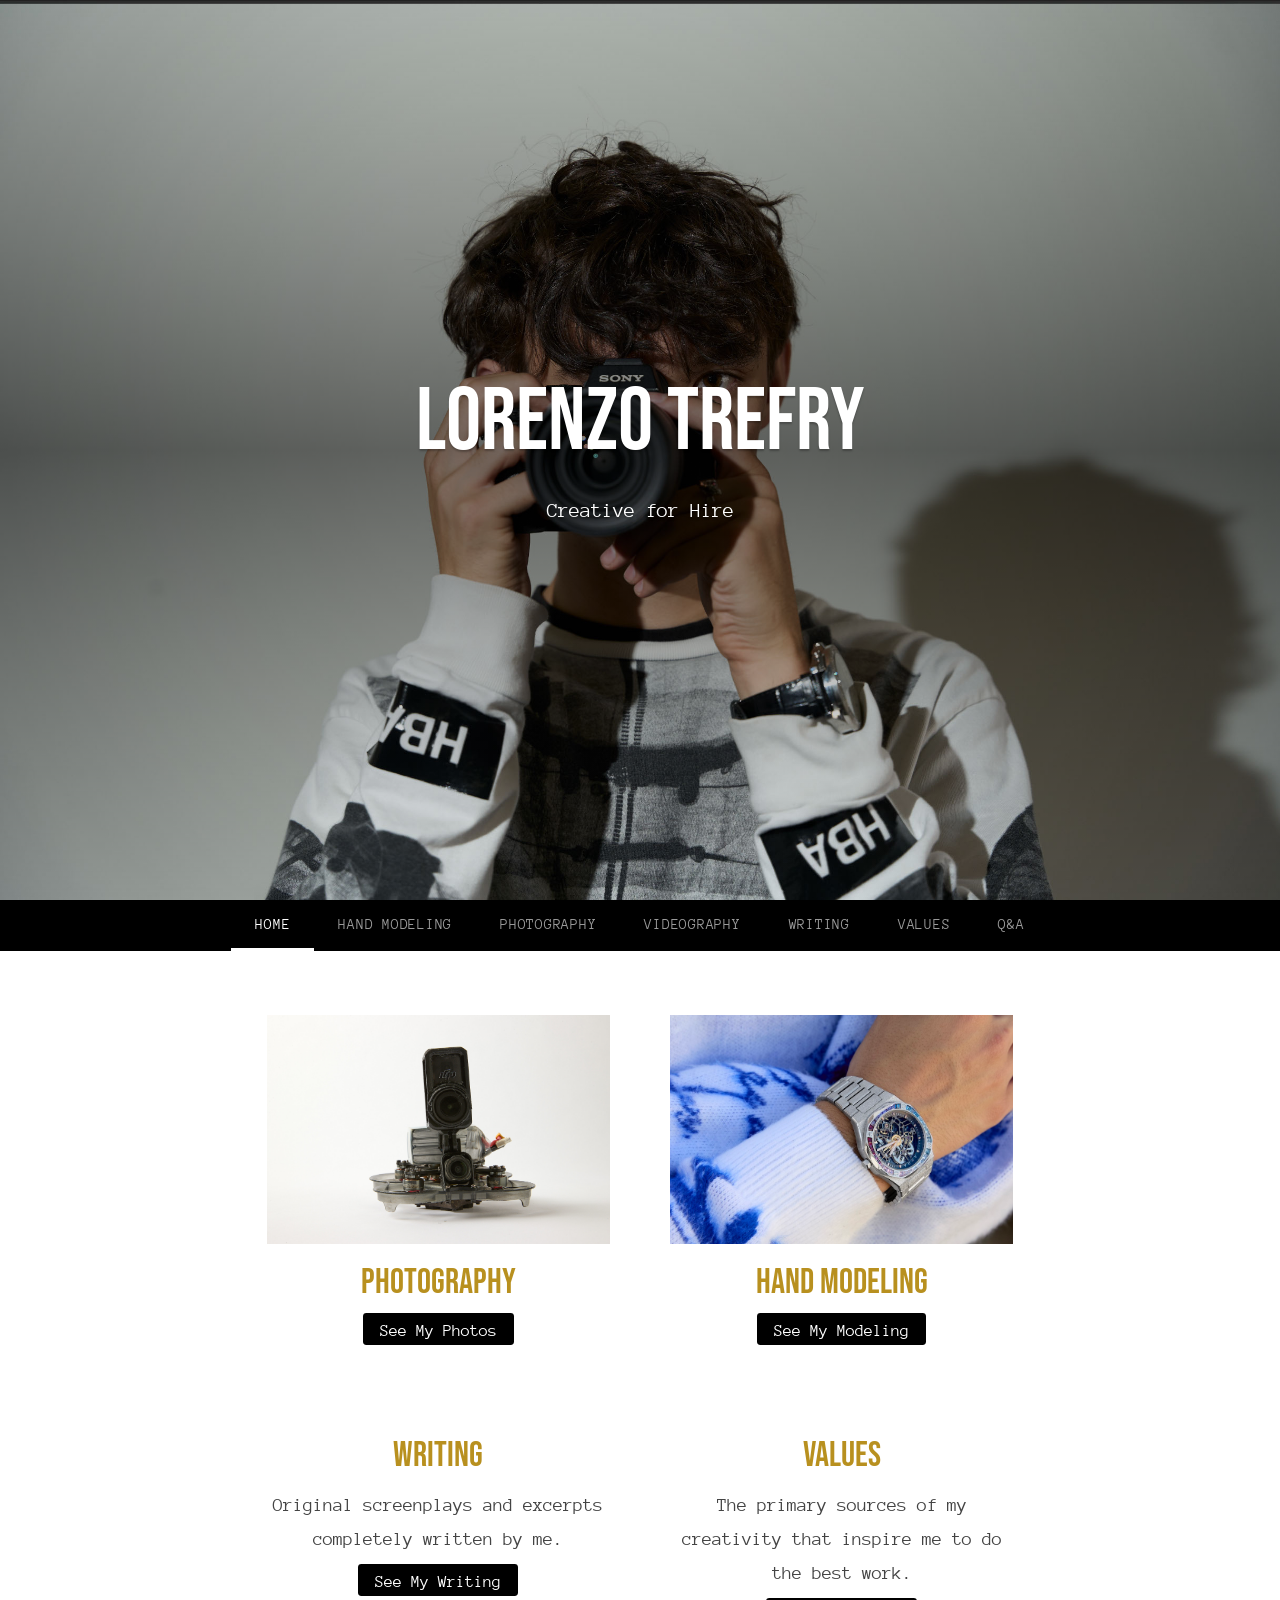
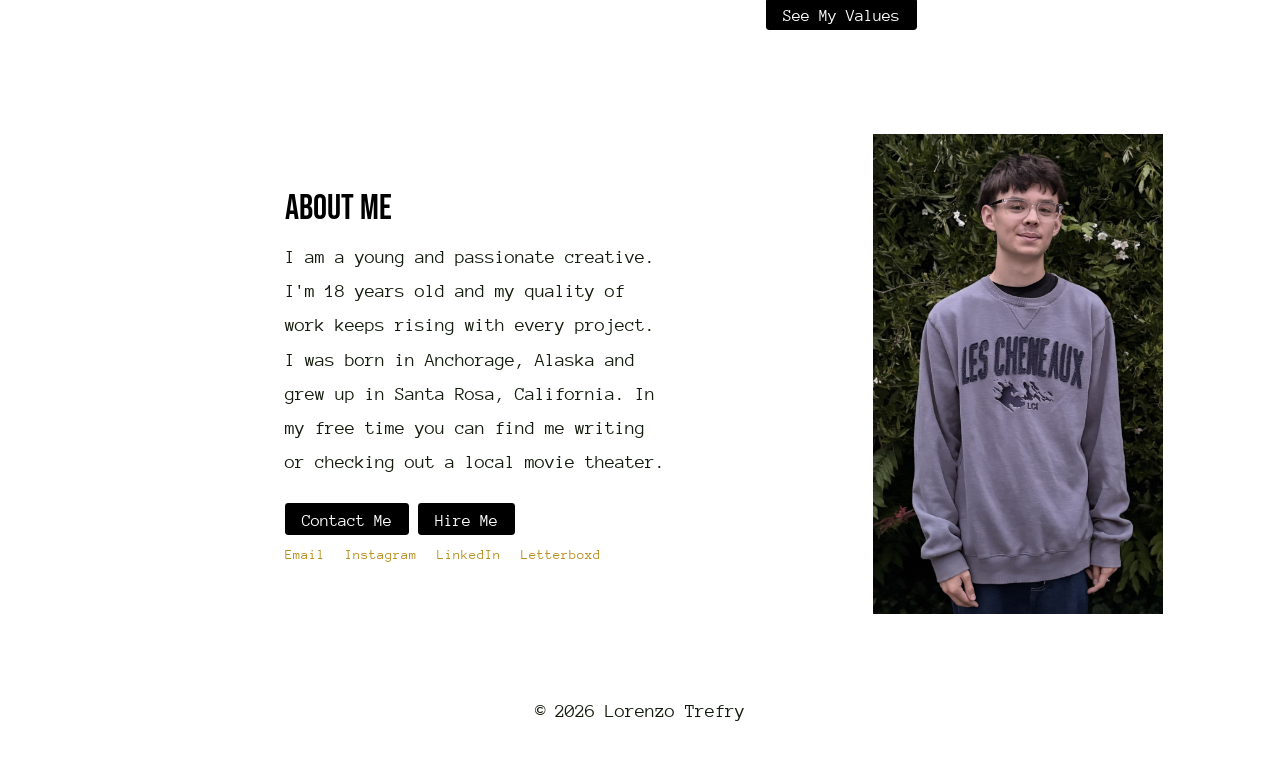
<file: index.html>
<!DOCTYPE html>
<html lang="en">
<head>
<meta charset="UTF-8">
<meta name="viewport" content="width=device-width, initial-scale=1">
<title>Lorenzo Trefry Portfolio</title>
<link rel="preconnect" href="https://fonts.googleapis.com">
<link rel="preconnect" href="https://fonts.gstatic.com" crossorigin>
<link href="https://fonts.googleapis.com/css2?family=Bebas+Neue&family=Anonymous+Pro:wght@400;700&display=swap" rel="stylesheet">
<link rel="stylesheet" href="style.css">
</head>
<body>

  <!-- Hero -->
  <header class="title-section">
    <img class="title-bg" src="hero-bg.jpg" alt="">
    <div class="title-header">
      <h1 class="title">Lorenzo Trefry</h1>
      <p class="subtitle">Creative for Hire</p>
    </div>
  </header>

  <nav class="site-nav">
    <a href="index.html" class="active">Home</a>
    <a href="hand-modeling.html">Hand Modeling</a>
    <a href="photography.html">Photography</a>
    <a href="videography.html">Videography</a>
    <a href="writing.html">Writing</a>
    <a href="values.html">Values</a>
    <a href="qa.html">Q&amp;A</a>
  </nav>

  <main>
    <!-- Highlights -->
    <section class="home-highlights">
      <div class="home-highlight">
        <a href="photography.html" class="home-highlight-photo">
          <img src="whittier-3.jpg" alt="Whittier Aerials">
        </a>
        <span class="home-highlight-title">Photography</span>
        <a class="link-button" href="photography.html">See My Photos</a>
      </div>
      <div class="home-highlight">
        <a href="hand-modeling.html" class="home-highlight-photo">
          <img src="wrist-5.jpg" alt="On Wrist Modeling">
        </a>
        <span class="home-highlight-title">Hand Modeling</span>
        <a class="link-button" href="hand-modeling.html">See My Modeling</a>
      </div>
    </section>

    <!-- Home cards -->
    <section class="home-cards">
      <div class="home-card">
        <h3>Writing</h3>
        <p>Original screenplays and excerpts completely written by me.</p>
        <a class="link-button" href="writing.html">See My Writing</a>
      </div>
      <div class="home-card">
        <h3>Values</h3>
        <p>The primary sources of my creativity that inspire me to do the best work.</p>
        <a class="link-button" href="values.html">See My Values</a>
      </div>
    </section>

    <!-- About -->
    <section class="split-section image-on-right" id="about">
      <div class="split-image"><img src="about-bg.jpg" alt="Lorenzo Trefry"></div>
      <div class="content-container">
        <h3>About Me</h3>
        <p>I am a young and passionate creative. I'm 18 years old and my quality of work keeps rising with every project. I was born in Anchorage, Alaska and grew up in Santa Rosa, California. In my free time you can find me writing or checking out a local movie theater.</p>
        <a class="link-button" href="mailto:trefrylorenzo@gmail.com">Contact Me</a>
        <a class="link-button" href="https://www.linkedin.com/in/lorenzo-trefry-15a253431/" target="_blank" rel="noopener">Hire Me</a>
        <div class="social-links">
          <a href="mailto:trefrylorenzo@gmail.com">Email</a>
          <a href="https://www.instagram.com/itzz.zo_/" target="_blank" rel="noopener">Instagram</a>
          <a href="https://www.linkedin.com/in/lorenzo-trefry-15a253431/" target="_blank" rel="noopener">LinkedIn</a>
          <a href="https://letterboxd.com/zo_023/" target="_blank" rel="noopener">Letterboxd</a>
        </div>
      </div>
    </section>
  </main>

  <footer>
    <p>&copy; <span id="year"></span> Lorenzo Trefry</p>
  </footer>

  <script>
    document.getElementById('year').textContent = new Date().getFullYear();
  </script>
</body>
</html>
</file>
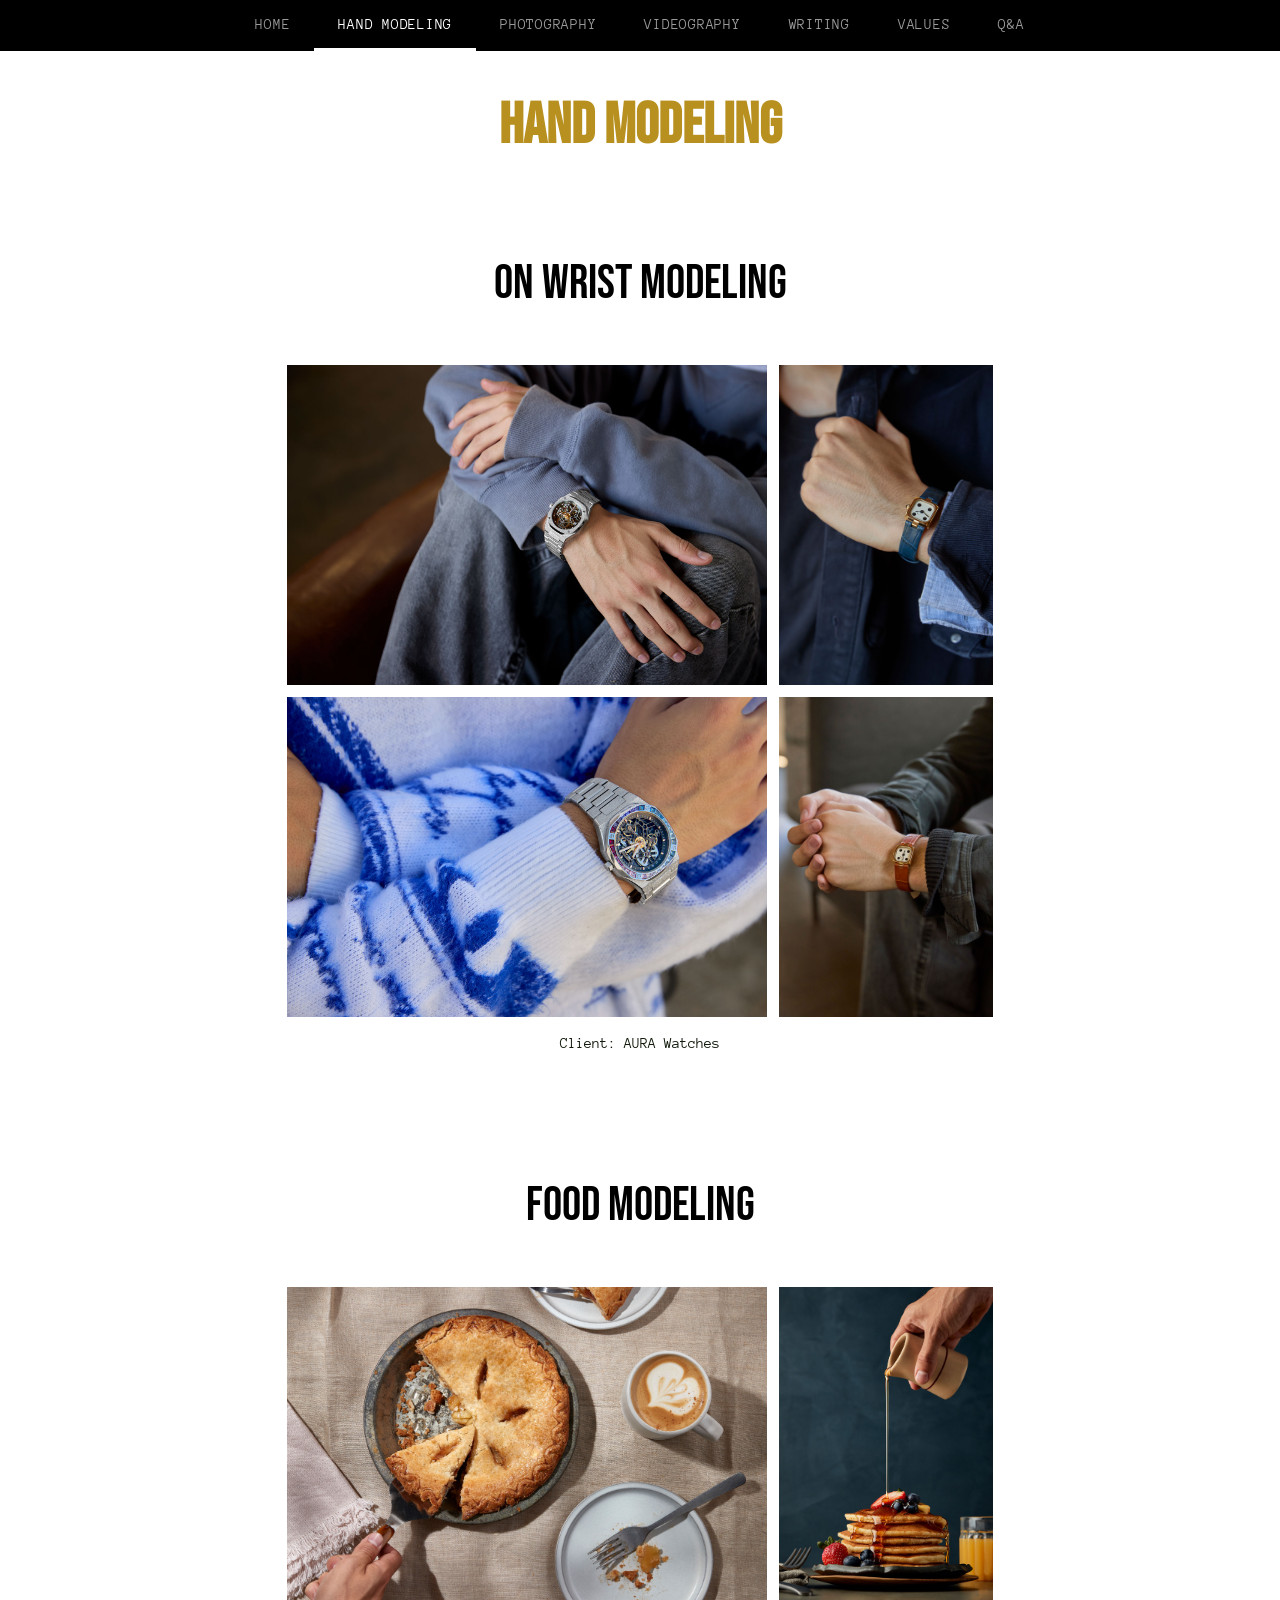
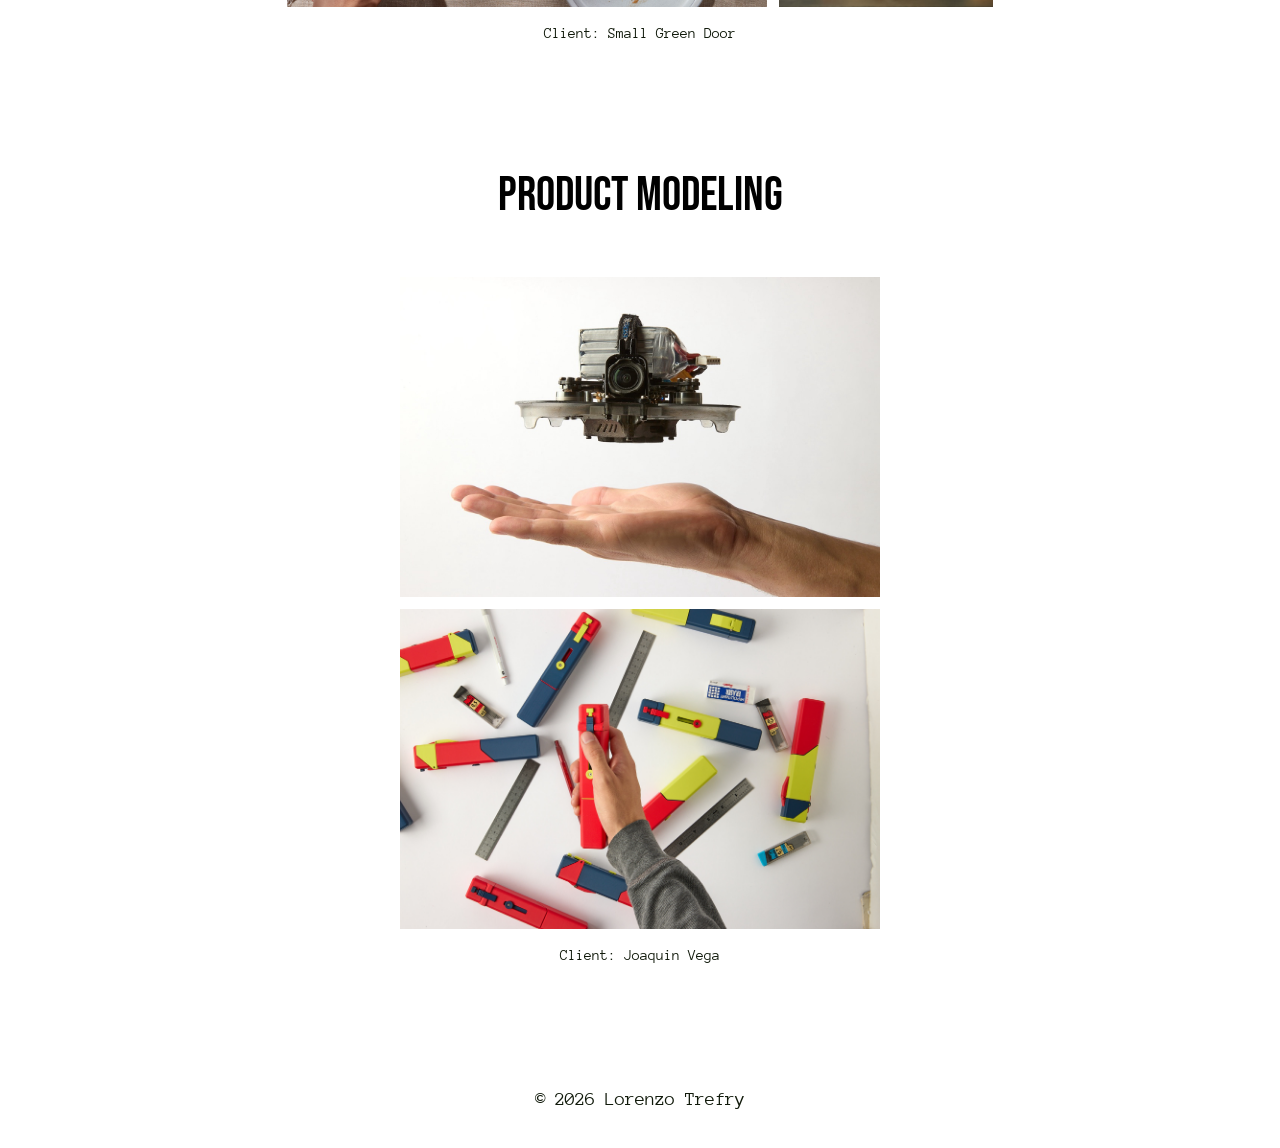
<file: hand-modeling.html>
<!DOCTYPE html>
<html lang="en">
<head>
<meta charset="UTF-8">
<meta name="viewport" content="width=device-width, initial-scale=1">
<title>Lorenzo Trefry | Hand Modeling</title>
<link rel="preconnect" href="https://fonts.googleapis.com">
<link rel="preconnect" href="https://fonts.gstatic.com" crossorigin>
<link href="https://fonts.googleapis.com/css2?family=Bebas+Neue&family=Anonymous+Pro:wght@400;700&display=swap" rel="stylesheet">
<link rel="stylesheet" href="style.css">
</head>
<body>

  <nav class="site-nav">
    <a href="index.html">Home</a>
    <a href="hand-modeling.html" class="active">Hand Modeling</a>
    <a href="photography.html">Photography</a>
    <a href="videography.html">Videography</a>
    <a href="writing.html">Writing</a>
    <a href="values.html">Values</a>
    <a href="qa.html">Q&amp;A</a>
  </nav>


  <main>
    <section class="single-column">
      <div class="content-container text-center">
        <h2 class="page-title">Hand Modeling</h2>
      </div>
    </section>

    <!-- On Wrist Modeling -->
    <section class="single-column">
      <div class="content-container text-center">
        <h2>On Wrist Modeling</h2>
      </div>
    </section>

    <section class="photo-grid-section">
      <div class="content-container">
        <figure class="photo-grid">
          <div class="photo-group photo-group-mobile-stack">
            <div class="photo-tile"><img src="wrist-1.jpg" alt=""></div>
            <div class="photo-tile"><img src="wrist-2.jpg" alt=""></div>
          </div>
          <div class="photo-group photo-group-mobile-stack">
            <div class="photo-tile"><img src="wrist-3.jpg" alt=""></div>
            <div class="photo-tile"><img src="wrist-4.jpg" alt=""></div>
          </div>
          <figcaption>Client: AURA Watches</figcaption>
        </figure>
      </div>
    </section>

    <!-- Food Modeling -->
    <section class="single-column">
      <div class="content-container text-center">
        <h2>FOOD Modeling</h2>
      </div>
    </section>

    <section class="photo-grid-section">
      <div class="content-container">
        <figure class="photo-grid">
          <div class="photo-group photo-group-mobile-stack">
            <div class="photo-tile"><img src="food-bg.jpg" alt="Food modeling"></div>
            <div class="photo-tile"><img src="food-full.jpg" alt="Pancake stack"></div>
          </div>
          <figcaption>Client: Small Green Door</figcaption>
        </figure>
      </div>
    </section>

    <!-- Product Modeling -->
    <section class="single-column">
      <div class="content-container text-center">
        <h2>Product Modeling</h2>
      </div>
    </section>

    <section class="photo-grid-section photo-grid-section--stack">
      <div class="content-container">
        <figure class="photo-grid">
          <div class="photo-group photo-group-mobile-stack">
            <div class="photo-tile"><img src="product-bg.jpg" alt="Product modeling"></div>
            <div class="photo-tile"><img src="product-full.jpg" alt="Product shot"></div>
          </div>
          <figcaption>Client: Joaquin Vega</figcaption>
        </figure>
      </div>
    </section>
  </main>

  <footer>
    <p>&copy; <span id="year"></span> Lorenzo Trefry</p>
  </footer>

  <script>
    document.getElementById('year').textContent = new Date().getFullYear();
  </script>
</body>
</html>
</file>
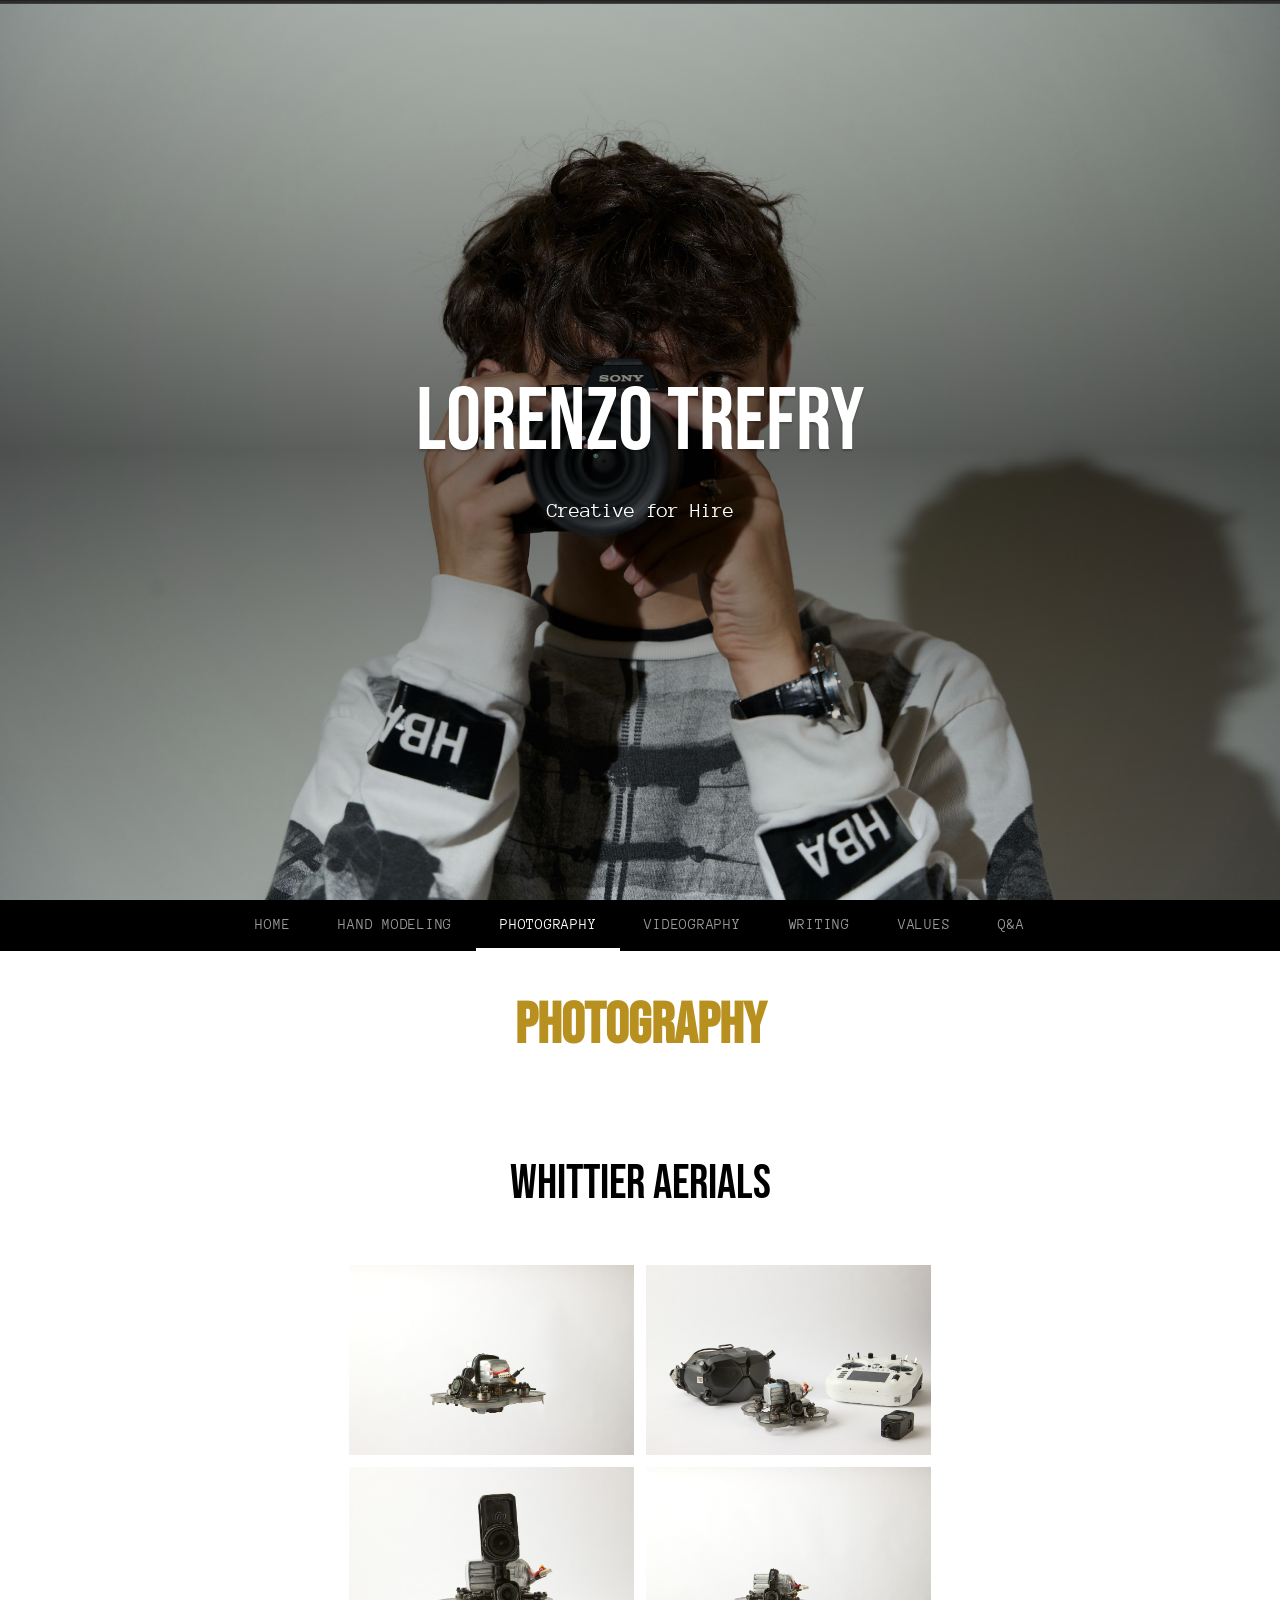
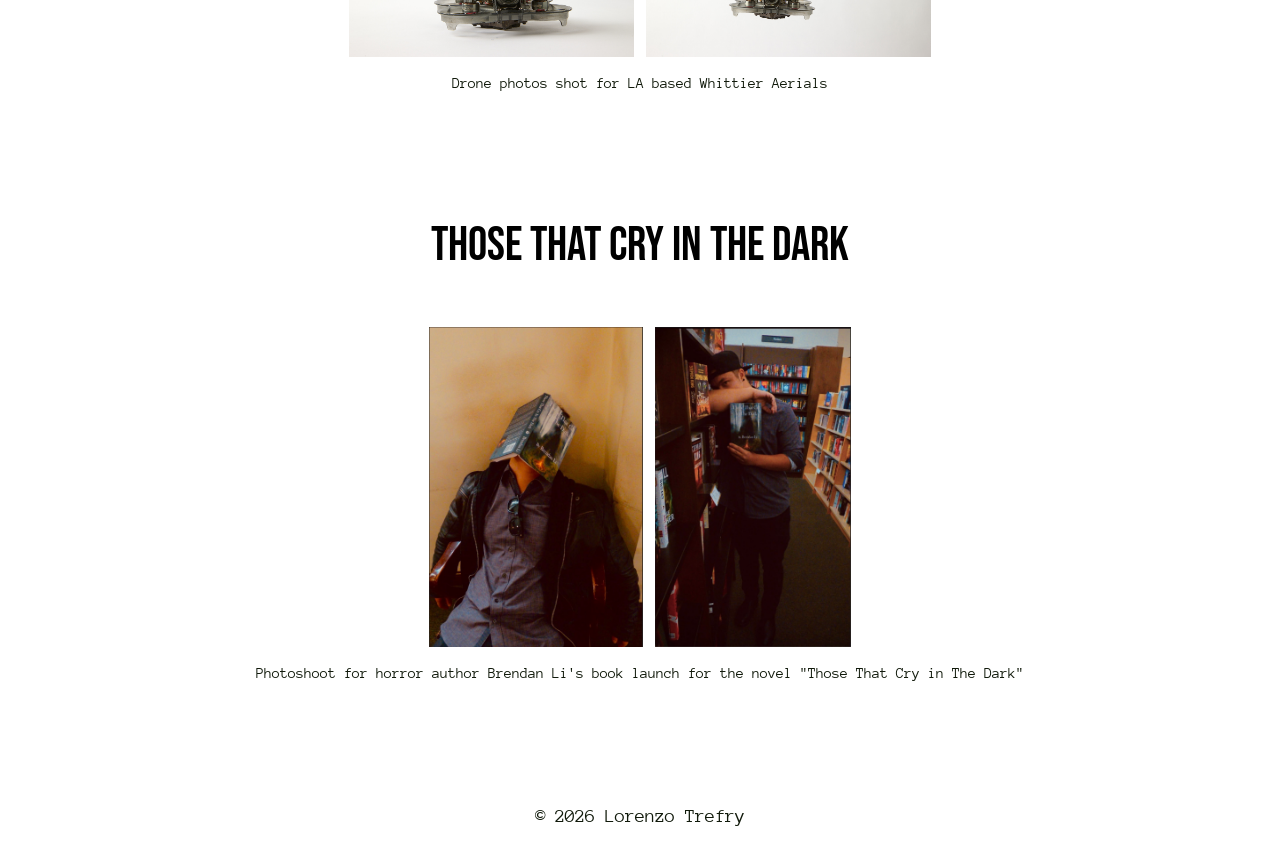
<file: photography.html>
<!DOCTYPE html>
<html lang="en">
<head>
<meta charset="UTF-8">
<meta name="viewport" content="width=device-width, initial-scale=1">
<title>Lorenzo Trefry | Photography</title>
<link rel="preconnect" href="https://fonts.googleapis.com">
<link rel="preconnect" href="https://fonts.gstatic.com" crossorigin>
<link href="https://fonts.googleapis.com/css2?family=Bebas+Neue&family=Anonymous+Pro:wght@400;700&display=swap" rel="stylesheet">
<link rel="stylesheet" href="style.css">
<style>body { visibility: hidden; }</style>
<noscript><style>body { visibility: visible; }</style></noscript>
</head>
<body>

  <!-- Hero -->
  <header class="title-section">
    <img class="title-bg" src="hero-bg.jpg" alt="">
    <div class="title-header">
      <h1 class="title">Lorenzo Trefry</h1>
      <p class="subtitle">Creative for Hire</p>
    </div>
  </header>

  <nav class="site-nav">
    <a href="index.html">Home</a>
    <a href="hand-modeling.html">Hand Modeling</a>
    <a href="photography.html" class="active">Photography</a>
    <a href="videography.html">Videography</a>
    <a href="writing.html">Writing</a>
    <a href="values.html">Values</a>
    <a href="qa.html">Q&amp;A</a>
  </nav>

  <script>
    (function () {
      function scrollAndReveal() {
        window.scrollTo(0, document.querySelector('.site-nav').offsetTop);
        document.body.style.visibility = 'visible';
      }
      var settled = Promise.all([
        new Promise(function (resolve) { window.addEventListener('load', resolve); }),
        document.fonts ? document.fonts.ready : Promise.resolve(),
      ]);
      var done = false;
      function once() {
        if (done) return;
        done = true;
        scrollAndReveal();
      }
      settled.then(once);
      setTimeout(once, 1500);
    })();
  </script>


  <main>
    <section class="single-column">
      <div class="content-container text-center">
        <h2 class="page-title">Photography</h2>
      </div>
    </section>

    <section class="single-column">
      <div class="content-container text-center">
        <h2>Whittier Aerials</h2>
      </div>
    </section>

    <section class="photo-grid-section">
      <div class="content-container wide">
        <figure class="photo-grid">
          <div class="photo-group photo-group-small">
            <div class="photo-tile"><img src="whittier-1.jpg" alt=""></div>
            <div class="photo-tile"><img src="whittier-2.jpg" alt=""></div>
          </div>
          <div class="photo-group photo-group-small">
            <div class="photo-tile"><img src="whittier-3.jpg" alt=""></div>
            <div class="photo-tile"><img src="whittier-4.jpg" alt=""></div>
          </div>
          <figcaption>Drone photos shot for LA based Whittier Aerials</figcaption>
        </figure>
      </div>
    </section>

    <section class="single-column">
      <div class="content-container text-center">
        <h2>Those That Cry in the Dark</h2>
      </div>
    </section>

    <section class="photo-grid-section">
      <div class="content-container">
        <figure class="photo-grid">
          <div class="photo-group">
            <div class="photo-tile"><img src="brendan-li-1.jpg" alt=""></div>
            <div class="photo-tile"><img src="brendan-li-2.jpg" alt=""></div>
          </div>
          <figcaption>Photoshoot for horror author Brendan Li's book launch for the novel &quot;Those That Cry in The Dark&quot;</figcaption>
        </figure>
      </div>
    </section>
  </main>

  <footer>
    <p>&copy; <span id="year"></span> Lorenzo Trefry</p>
  </footer>

  <script>
    document.getElementById('year').textContent = new Date().getFullYear();
  </script>
</body>
</html>
</file>
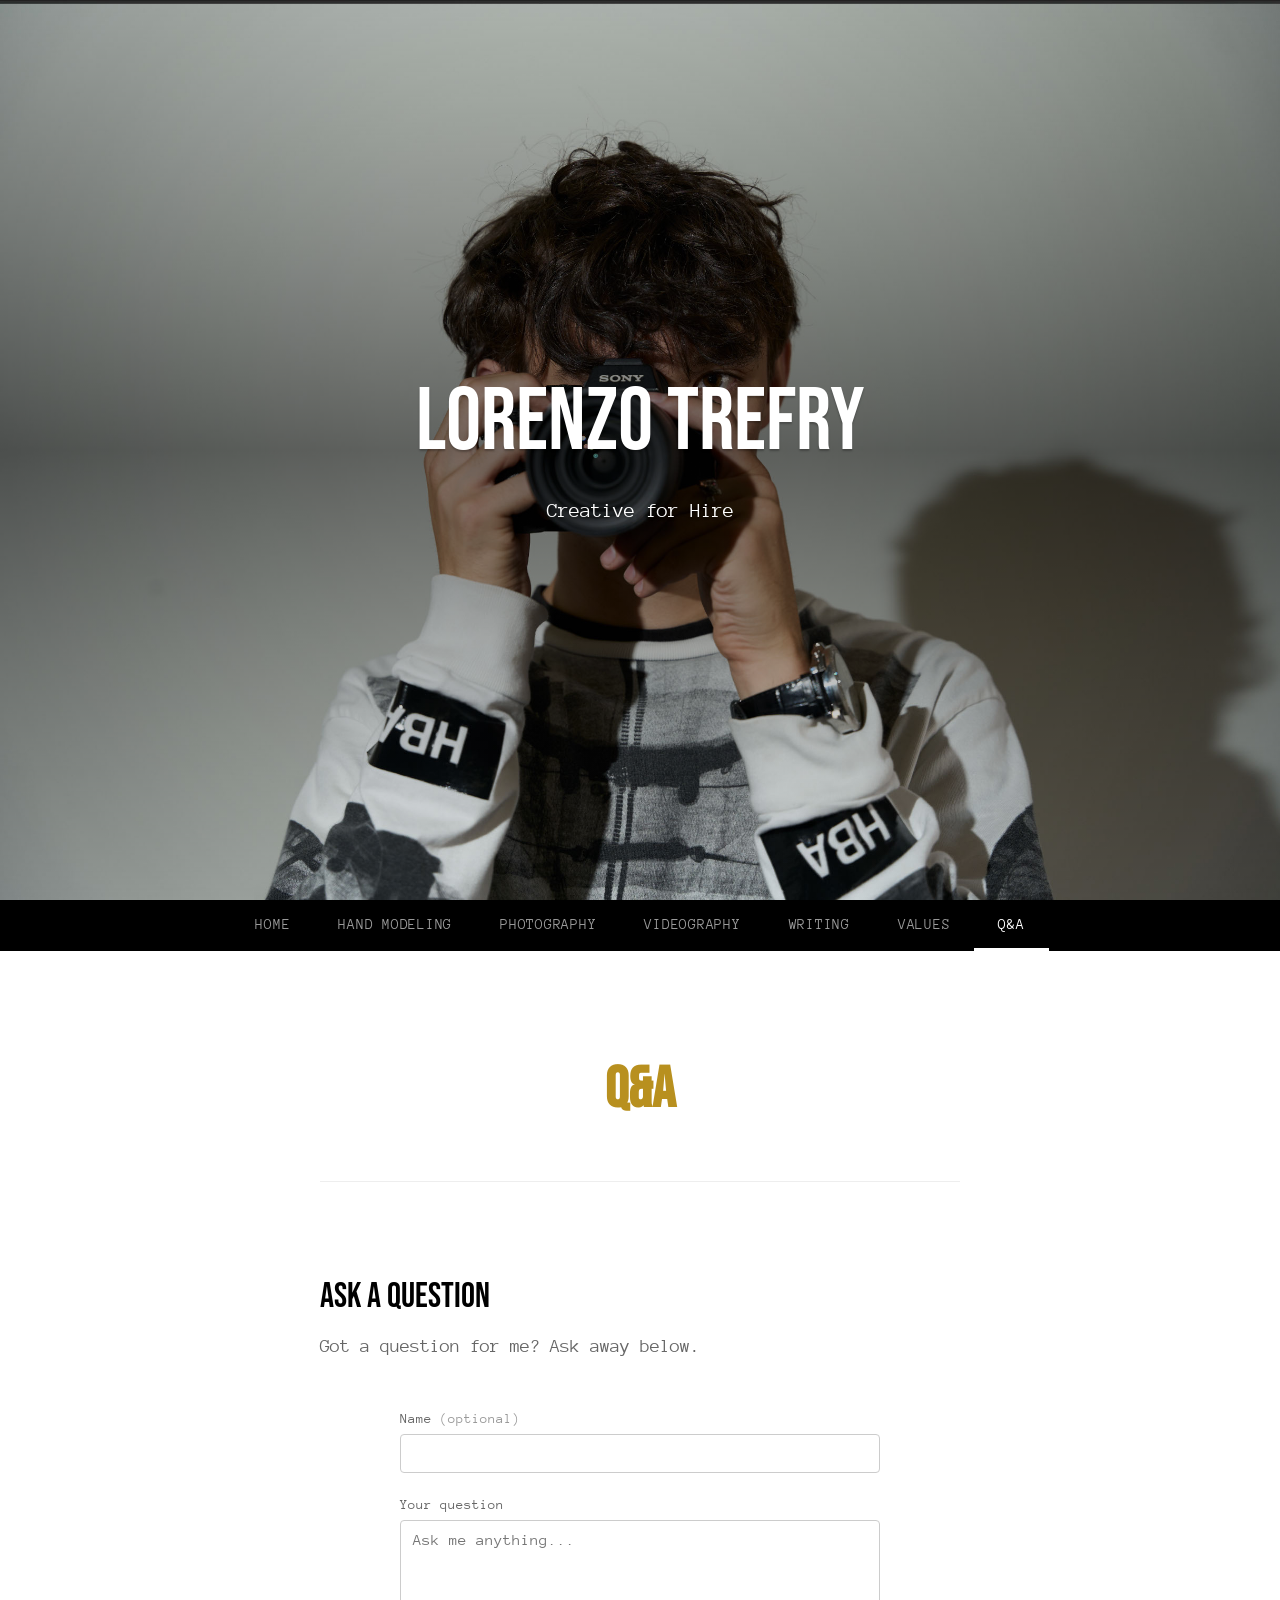
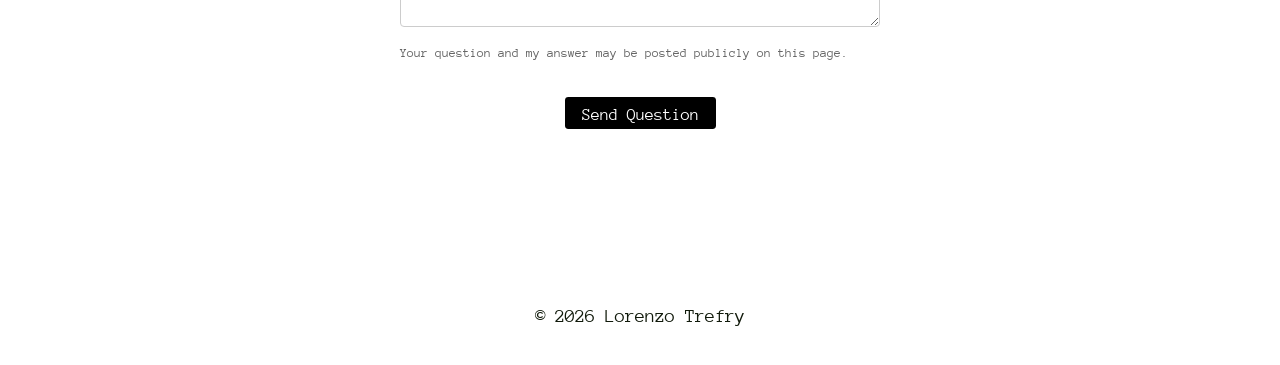
<file: qa.html>
<!DOCTYPE html>
<html lang="en">
<head>
<meta charset="UTF-8">
<meta name="viewport" content="width=device-width, initial-scale=1">
<title>Lorenzo Trefry | Q&amp;A</title>
<link rel="preconnect" href="https://fonts.googleapis.com">
<link rel="preconnect" href="https://fonts.gstatic.com" crossorigin>
<link href="https://fonts.googleapis.com/css2?family=Bebas+Neue&family=Anonymous+Pro:wght@400;700&display=swap" rel="stylesheet">
<link rel="stylesheet" href="style.css">
<style>body { visibility: hidden; }</style>
<noscript><style>body { visibility: visible; }</style></noscript>
</head>
<body>

  <!-- Hero -->
  <header class="title-section">
    <img class="title-bg" src="hero-bg.jpg" alt="">
    <div class="title-header">
      <h1 class="title">Lorenzo Trefry</h1>
      <p class="subtitle">Creative for Hire</p>
    </div>
  </header>

  <nav class="site-nav">
    <a href="index.html">Home</a>
    <a href="hand-modeling.html">Hand Modeling</a>
    <a href="photography.html">Photography</a>
    <a href="videography.html">Videography</a>
    <a href="writing.html">Writing</a>
    <a href="values.html">Values</a>
    <a href="qa.html" class="active">Q&amp;A</a>
  </nav>

  <script>
    (function () {
      function scrollAndReveal() {
        window.scrollTo(0, document.querySelector('.site-nav').offsetTop);
        document.body.style.visibility = 'visible';
      }
      var settled = Promise.all([
        new Promise(function (resolve) { window.addEventListener('load', resolve); }),
        document.fonts ? document.fonts.ready : Promise.resolve(),
      ]);
      var done = false;
      function once() {
        if (done) return;
        done = true;
        scrollAndReveal();
      }
      settled.then(once);
      setTimeout(once, 1500);
    })();
  </script>


  <main>
    <section class="qa-section">
      <div class="content-container">
        <div class="text-center">
          <h2 class="page-title">Q&amp;A</h2>
        </div>

        <div class="faq-list">
        </div>

        <div class="qa-ask">
          <h3>Ask a Question</h3>
          <p>Got a question for me? Ask away below.</p>

          <form id="qa-form" class="qa-form">
            <input type="checkbox" name="botcheck" class="qa-honeypot" tabindex="-1" autocomplete="off">
            <input type="hidden" name="access_key" value="b2da7f80-59b0-4624-87fc-396a72e1cfd5">
            <input type="hidden" name="subject" value="New question from the portfolio site">
            <input type="hidden" name="from_name" value="Portfolio Q&A">

            <label for="qa-name">Name <span class="qa-optional">(optional)</span></label>
            <input type="text" id="qa-name" name="name" autocomplete="name">

            <label for="qa-question">Your question</label>
            <textarea id="qa-question" name="message" rows="5" required placeholder="Ask me anything..."></textarea>

            <p class="qa-disclosure">Your question and my answer may be posted publicly on this page.</p>

            <button type="submit" class="link-button qa-submit">Send Question</button>

            <p id="qa-status" class="qa-status" role="status" aria-live="polite"></p>
          </form>
        </div>
      </div>
    </section>
  </main>

  <footer>
    <p>&copy; <span id="year"></span> Lorenzo Trefry</p>
  </footer>

  <script>
    document.getElementById('year').textContent = new Date().getFullYear();

    const qaForm = document.getElementById('qa-form');
    const qaStatus = document.getElementById('qa-status');

    qaForm.addEventListener('submit', async (event) => {
      event.preventDefault();
      const submitBtn = qaForm.querySelector('.qa-submit');
      submitBtn.disabled = true;
      qaStatus.textContent = 'Sending...';
      qaStatus.className = 'qa-status';

      try {
        const formData = new FormData(qaForm);
        const payload = Object.fromEntries(formData.entries());
        const response = await fetch('https://api.web3forms.com/submit', {
          method: 'POST',
          headers: { 'Content-Type': 'application/json', 'Accept': 'application/json' },
          body: JSON.stringify(payload),
        });
        const result = await response.json();

        if (result.success) {
          qaForm.reset();
          qaStatus.textContent = 'Thanks! Your question has been sent.';
          qaStatus.className = 'qa-status success';
        } else {
          throw new Error(result.message || 'Something went wrong.');
        }
      } catch (err) {
        qaStatus.textContent = 'Something went wrong. Please try again in a moment.';
        qaStatus.className = 'qa-status error';
      } finally {
        submitBtn.disabled = false;
      }
    });
  </script>
</body>
</html>
</file>
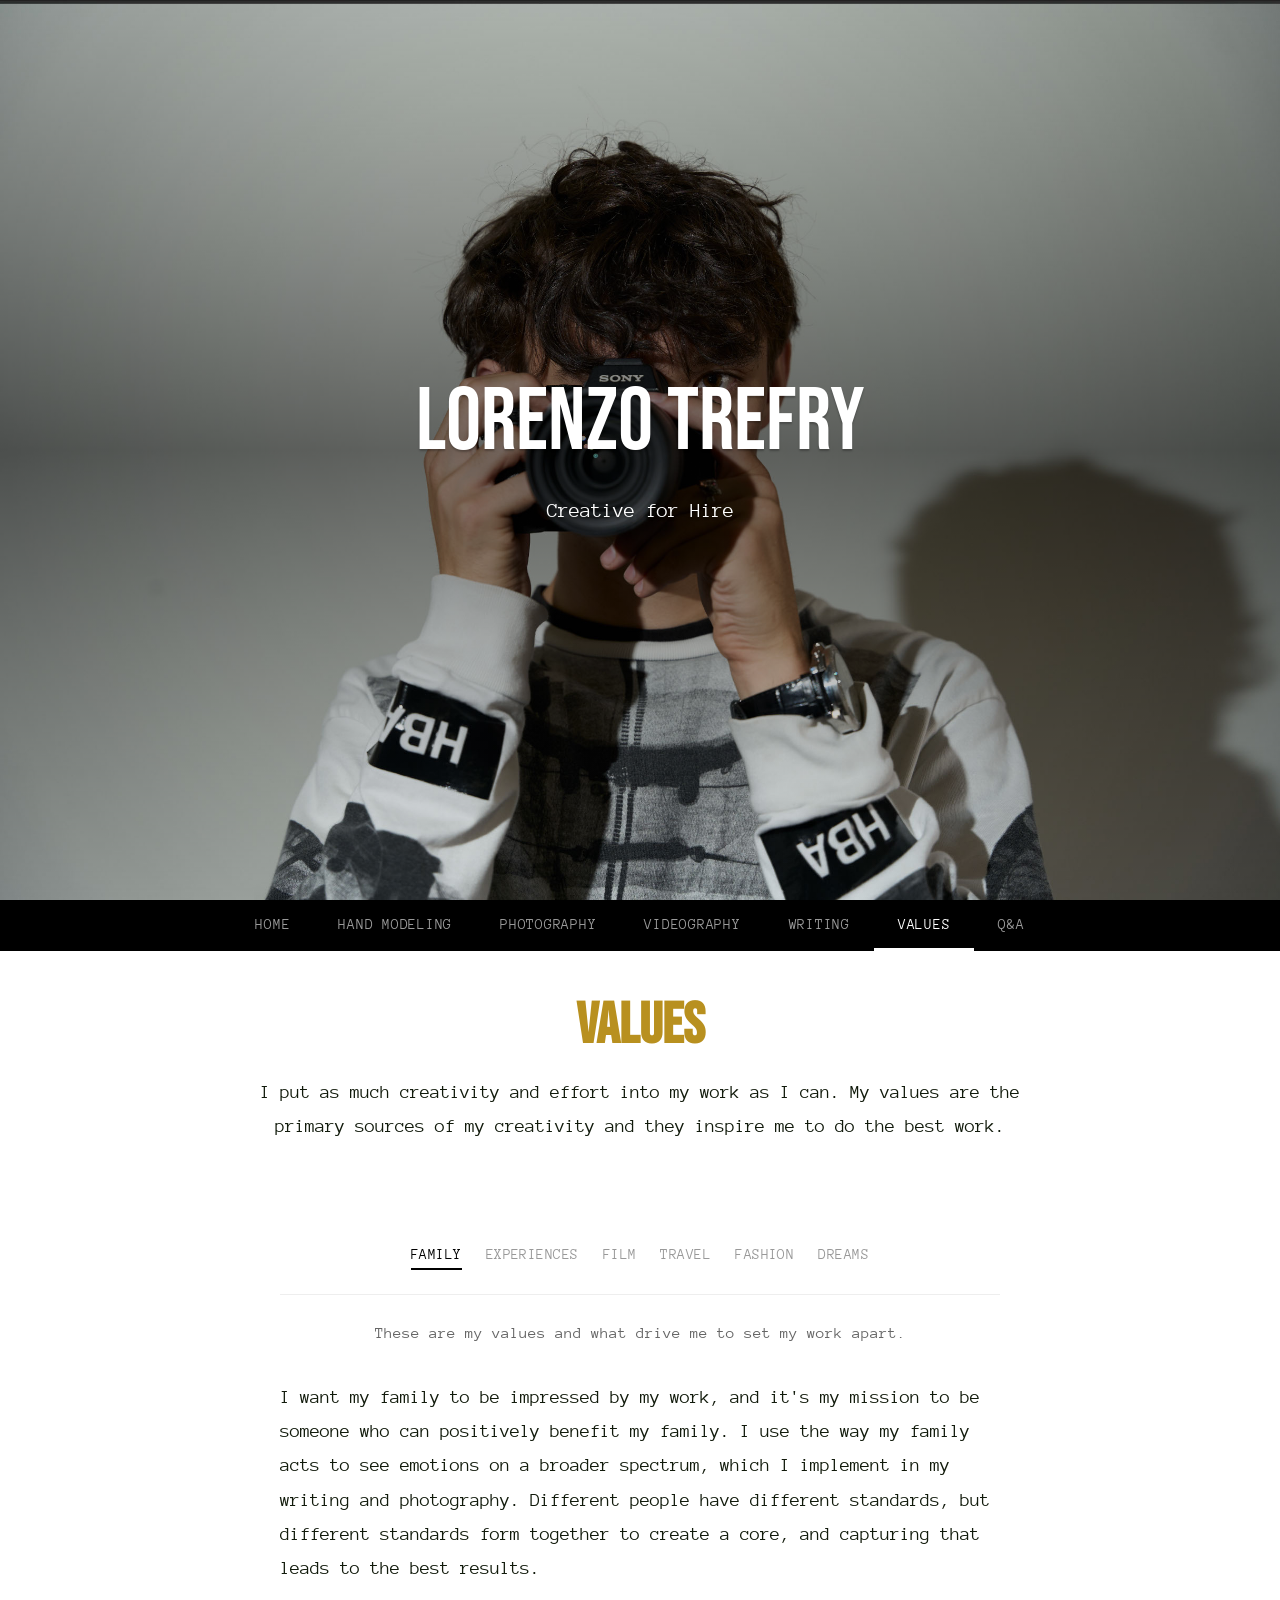
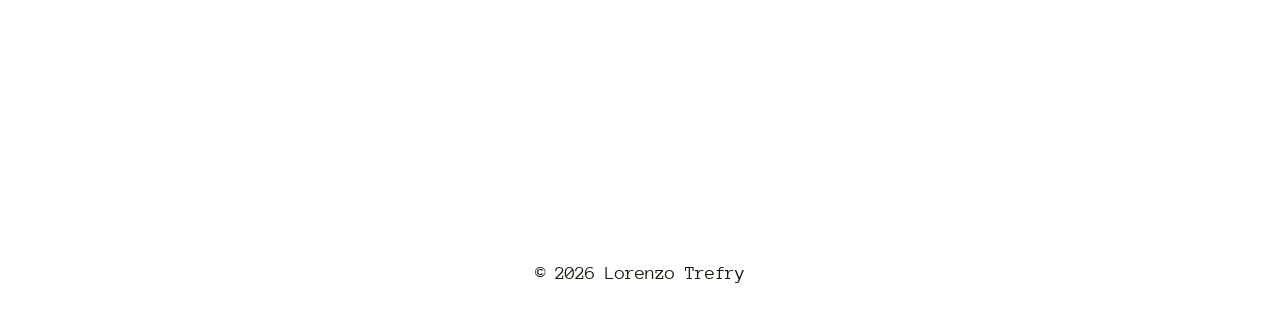
<file: values.html>
<!DOCTYPE html>
<html lang="en">
<head>
<meta charset="UTF-8">
<meta name="viewport" content="width=device-width, initial-scale=1">
<title>Lorenzo Trefry | Values</title>
<link rel="preconnect" href="https://fonts.googleapis.com">
<link rel="preconnect" href="https://fonts.gstatic.com" crossorigin>
<link href="https://fonts.googleapis.com/css2?family=Bebas+Neue&family=Anonymous+Pro:wght@400;700&display=swap" rel="stylesheet">
<link rel="stylesheet" href="style.css">
<style>body { visibility: hidden; }</style>
<noscript><style>body { visibility: visible; }</style></noscript>
</head>
<body>

  <!-- Hero -->
  <header class="title-section">
    <img class="title-bg" src="hero-bg.jpg" alt="">
    <div class="title-header">
      <h1 class="title">Lorenzo Trefry</h1>
      <p class="subtitle">Creative for Hire</p>
    </div>
  </header>

  <nav class="site-nav">
    <a href="index.html">Home</a>
    <a href="hand-modeling.html">Hand Modeling</a>
    <a href="photography.html">Photography</a>
    <a href="videography.html">Videography</a>
    <a href="writing.html">Writing</a>
    <a href="values.html" class="active">Values</a>
    <a href="qa.html">Q&amp;A</a>
  </nav>

  <script>
    (function () {
      function scrollAndReveal() {
        window.scrollTo(0, document.querySelector('.site-nav').offsetTop);
        document.body.style.visibility = 'visible';
      }
      var settled = Promise.all([
        new Promise(function (resolve) { window.addEventListener('load', resolve); }),
        document.fonts ? document.fonts.ready : Promise.resolve(),
      ]);
      var done = false;
      function once() {
        if (done) return;
        done = true;
        scrollAndReveal();
      }
      settled.then(once);
      setTimeout(once, 1500);
    })();
  </script>


  <main>
    <section class="single-column">
      <div class="content-container text-center">
        <h2 class="page-title">Values</h2>
        <p>I put as much creativity and effort into my work as I can. My values are the primary sources of my creativity and they inspire me to do the best work.</p>
      </div>
    </section>

    <section class="values-section">
      <div class="content-container">
        <div class="values-tabs" role="tablist">
          <button class="values-tab active" data-tab="family" type="button">Family</button>
          <button class="values-tab" data-tab="experiences" type="button">Experiences</button>
          <button class="values-tab" data-tab="film" type="button">Film</button>
          <button class="values-tab" data-tab="travel" type="button">Travel</button>
          <button class="values-tab" data-tab="fashion" type="button">Fashion</button>
          <button class="values-tab" data-tab="dreams" type="button">Dreams</button>
        </div>

        <p class="values-caption">These are my values and what drive me to set my work apart.</p>

        <div class="values-panels">
          <div class="values-panel active" id="panel-family">
            <p>I want my family to be impressed by my work, and it's my mission to be someone who can positively benefit my family. I use the way my family acts to see emotions on a broader spectrum, which I implement in my writing and photography. Different people have different standards, but different standards form together to create a core, and capturing that leads to the best results.</p>
          </div>
          <div class="values-panel" id="panel-experiences">
            <p>Growing up I was split between households and spent parts of my life on a low income while other parts of my life were high class. Those environments have completely different kinds of people and experiences from each other. I like to put elements from both lifestyles into my work, because that's how I was raised and that's who I've become.</p>
          </div>
          <div class="values-panel" id="panel-film">
            <p>Since I was a young kid I've always been watching movies. Movies have the ability to leave a memorable impact and a unique visualization in just an hour or two. It's my dream to create movies, and I'm shaped by the stories I've seen in film.</p>
          </div>
          <div class="values-panel" id="panel-travel">
            <p>Travel is an obvious inspiration in that seeing different ways of living, whether it be town to town or country to country, leads to countless ideas forming. Each place has many untold stories waiting to be discovered, and there's always so much to see in any place traveled to, even if it may not seem like it on the surface.</p>
          </div>
          <div class="values-panel" id="panel-fashion">
            <p>Through photography I've found high interest in fashion. Outfits change based on moods and clothing is an easy way for someone to express themselves. Shades, fibers, laces, fabrics, accessories, and other components tell stories.</p>
          </div>
          <div class="values-panel" id="panel-dreams">
            <p>The last and possibly most important of my values is a culmination of all the previous values. As I've said, my dream is to make films, and these films express my values. I want to show traits of my family members, stories relating to my past, homages to the films that shaped me the most, differing locations to tell stories previously untold, and characters who wear clothing that reflects their dynamics.</p>
          </div>
        </div>
      </div>
    </section>

    <div class="scroll-spacer" aria-hidden="true"></div>
  </main>

  <footer>
    <p>&copy; <span id="year"></span> Lorenzo Trefry</p>
  </footer>

  <script>
    document.getElementById('year').textContent = new Date().getFullYear();

    document.querySelectorAll('.values-tab').forEach(function (btn) {
      btn.addEventListener('click', function () {
        document.querySelectorAll('.values-tab').forEach(function (b) { b.classList.remove('active'); });
        document.querySelectorAll('.values-panel').forEach(function (p) { p.classList.remove('active'); });
        btn.classList.add('active');
        document.getElementById('panel-' + btn.dataset.tab).classList.add('active');
      });
    });
  </script>
</body>
</html>
</file>
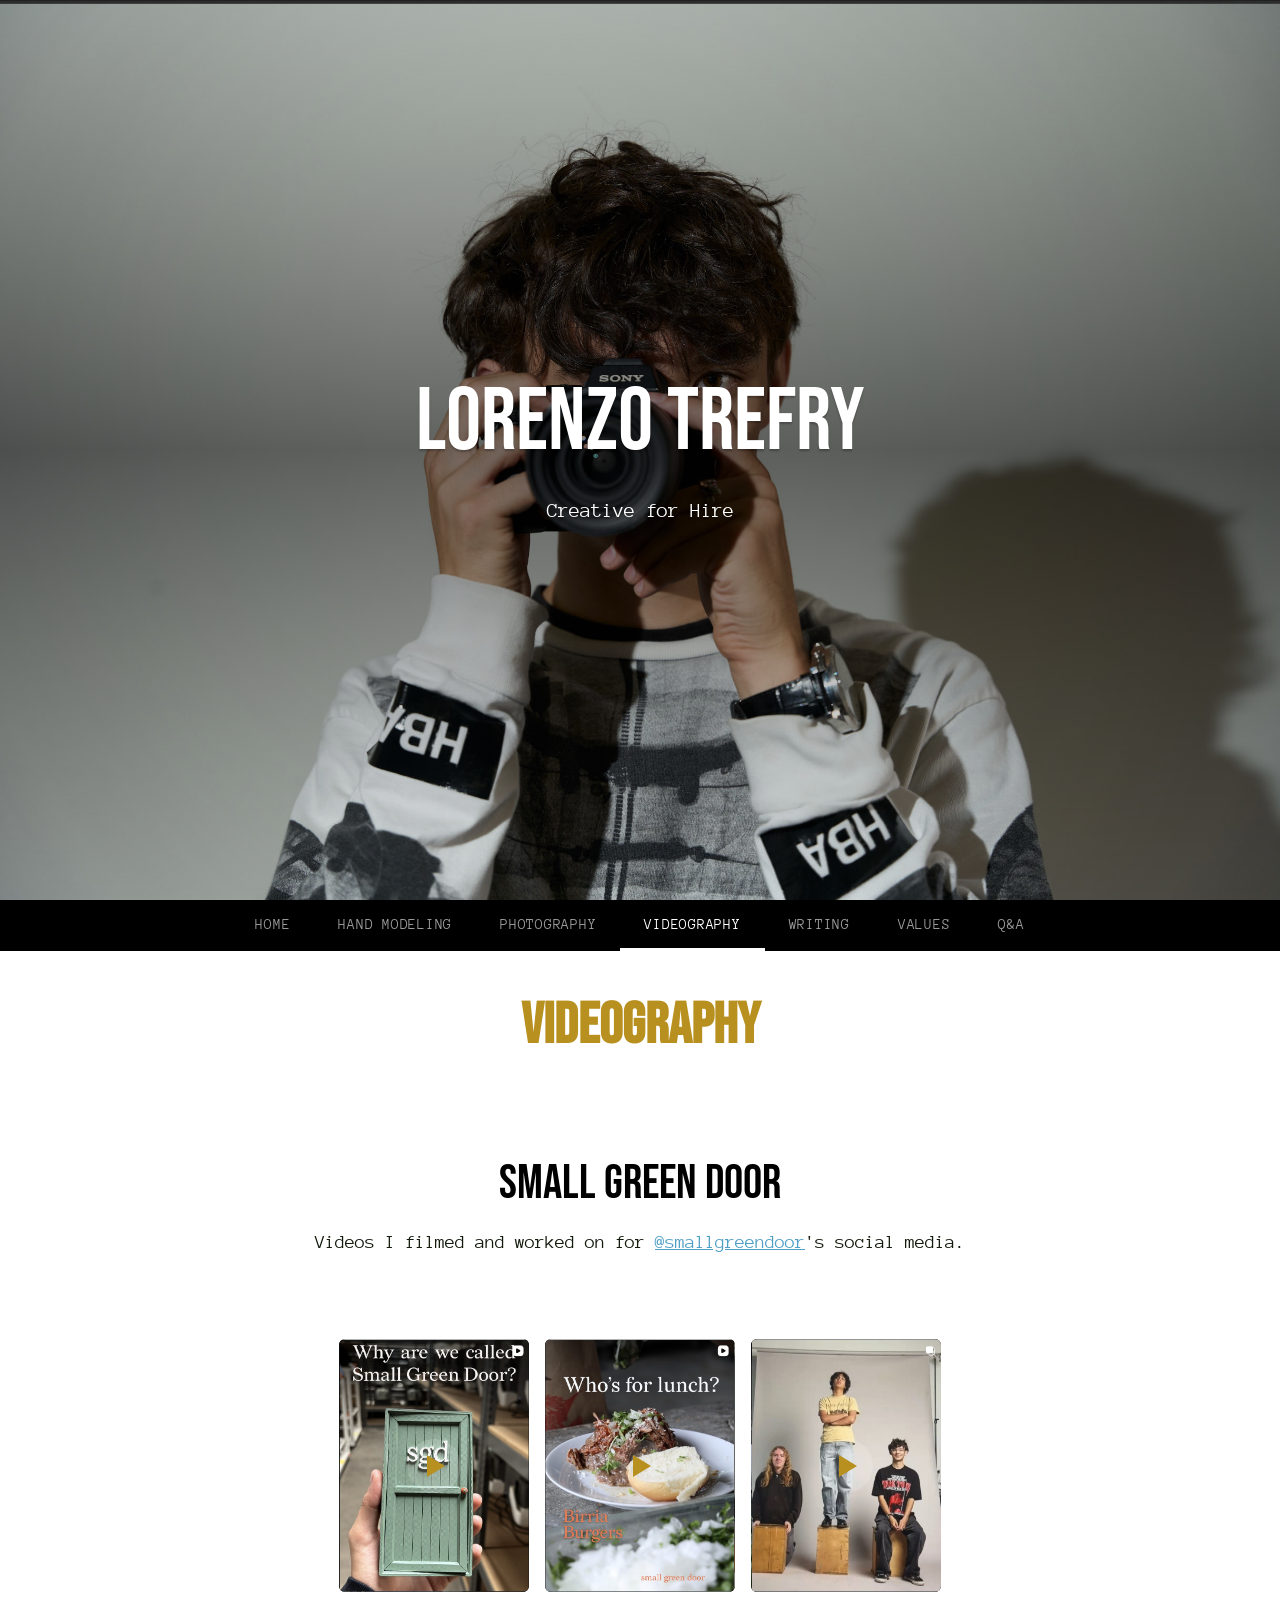
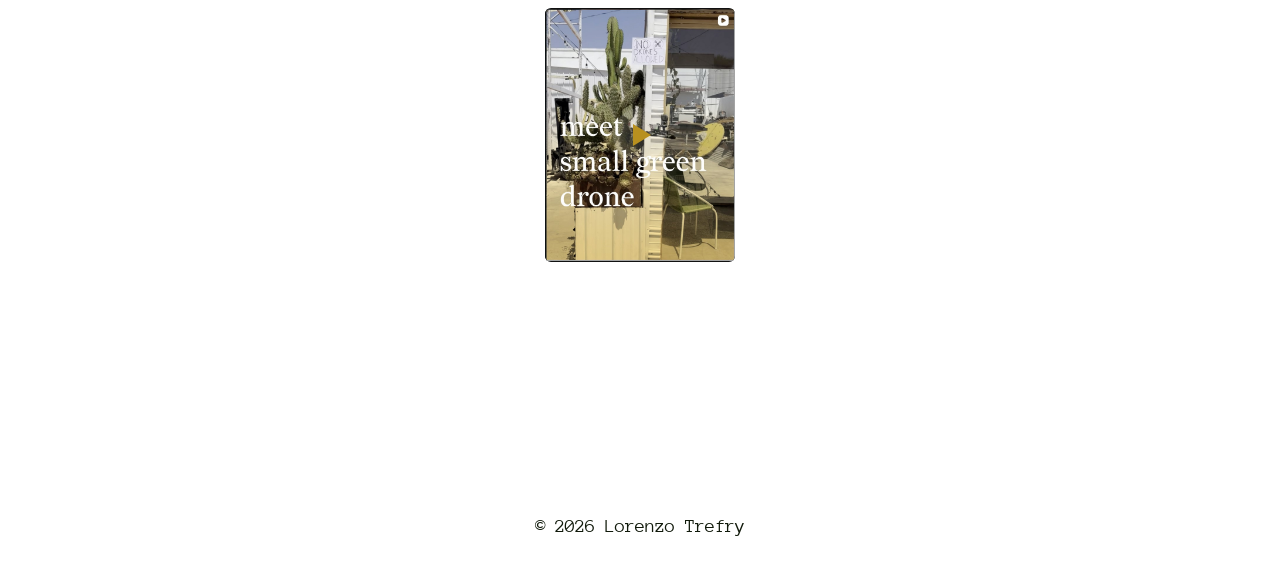
<file: videography.html>
<!DOCTYPE html>
<html lang="en">
<head>
<meta charset="UTF-8">
<meta name="viewport" content="width=device-width, initial-scale=1">
<title>Lorenzo Trefry | Videography</title>
<link rel="preconnect" href="https://fonts.googleapis.com">
<link rel="preconnect" href="https://fonts.gstatic.com" crossorigin>
<link href="https://fonts.googleapis.com/css2?family=Bebas+Neue&family=Anonymous+Pro:wght@400;700&display=swap" rel="stylesheet">
<link rel="stylesheet" href="style.css">
<style>body { visibility: hidden; }</style>
<noscript><style>body { visibility: visible; }</style></noscript>
</head>
<body>

  <!-- Hero -->
  <header class="title-section">
    <img class="title-bg" src="hero-bg.jpg" alt="">
    <div class="title-header">
      <h1 class="title">Lorenzo Trefry</h1>
      <p class="subtitle">Creative for Hire</p>
    </div>
  </header>

  <nav class="site-nav">
    <a href="index.html">Home</a>
    <a href="hand-modeling.html">Hand Modeling</a>
    <a href="photography.html">Photography</a>
    <a href="videography.html" class="active">Videography</a>
    <a href="writing.html">Writing</a>
    <a href="values.html">Values</a>
    <a href="qa.html">Q&amp;A</a>
  </nav>

  <script>
    (function () {
      function scrollAndReveal() {
        window.scrollTo(0, document.querySelector('.site-nav').offsetTop);
        document.body.style.visibility = 'visible';
      }
      var settled = Promise.all([
        new Promise(function (resolve) { window.addEventListener('load', resolve); }),
        document.fonts ? document.fonts.ready : Promise.resolve(),
      ]);
      var done = false;
      function once() {
        if (done) return;
        done = true;
        scrollAndReveal();
      }
      settled.then(once);
      setTimeout(once, 1500);
    })();
  </script>


  <main>
    <section class="single-column">
      <div class="content-container text-center">
        <h2 class="page-title">Videography</h2>
      </div>
    </section>

    <section class="single-column">
      <div class="content-container text-center">
        <h2>Small Green Door</h2>
        <p>Videos I filmed and worked on for <a href="https://www.instagram.com/smallgreendoor/" target="_blank" rel="noopener">@smallgreendoor</a>'s social media.</p>
      </div>
    </section>

    <section class="video-grid-section" id="recent-reels">
      <div class="content-container">
        <div class="video-grid">
          <a class="video-tile" href="https://www.instagram.com/reel/DcAACU1iV-m/" target="_blank" rel="noopener">
            <img src="video-thumb-1.jpg" alt="Why are we called Small Green Door?">
            <span class="play-icon"></span>
          </a>
          <a class="video-tile" href="https://www.instagram.com/reel/DbwmAeaAhFg/" target="_blank" rel="noopener">
            <img src="video-thumb-2.jpg" alt="Who's for lunch? Birria Burgers">
            <span class="play-icon"></span>
          </a>
          <a class="video-tile" href="https://www.instagram.com/p/DbwGpbjkv8s/" target="_blank" rel="noopener">
            <img src="video-thumb-3.jpg" alt="Small Green Door team photo">
            <span class="play-icon"></span>
          </a>
          <a class="video-tile" href="https://www.instagram.com/reel/DaTU3e_Cugy/" target="_blank" rel="noopener">
            <img src="video-thumb-4.jpg" alt="Meet Small Green Drone">
            <span class="play-icon"></span>
          </a>
        </div>
      </div>
    </section>

    <div class="scroll-spacer" aria-hidden="true"></div>
  </main>

  <footer>
    <p>&copy; <span id="year"></span> Lorenzo Trefry</p>
  </footer>

  <script>
    document.getElementById('year').textContent = new Date().getFullYear();
  </script>
</body>
</html>
</file>
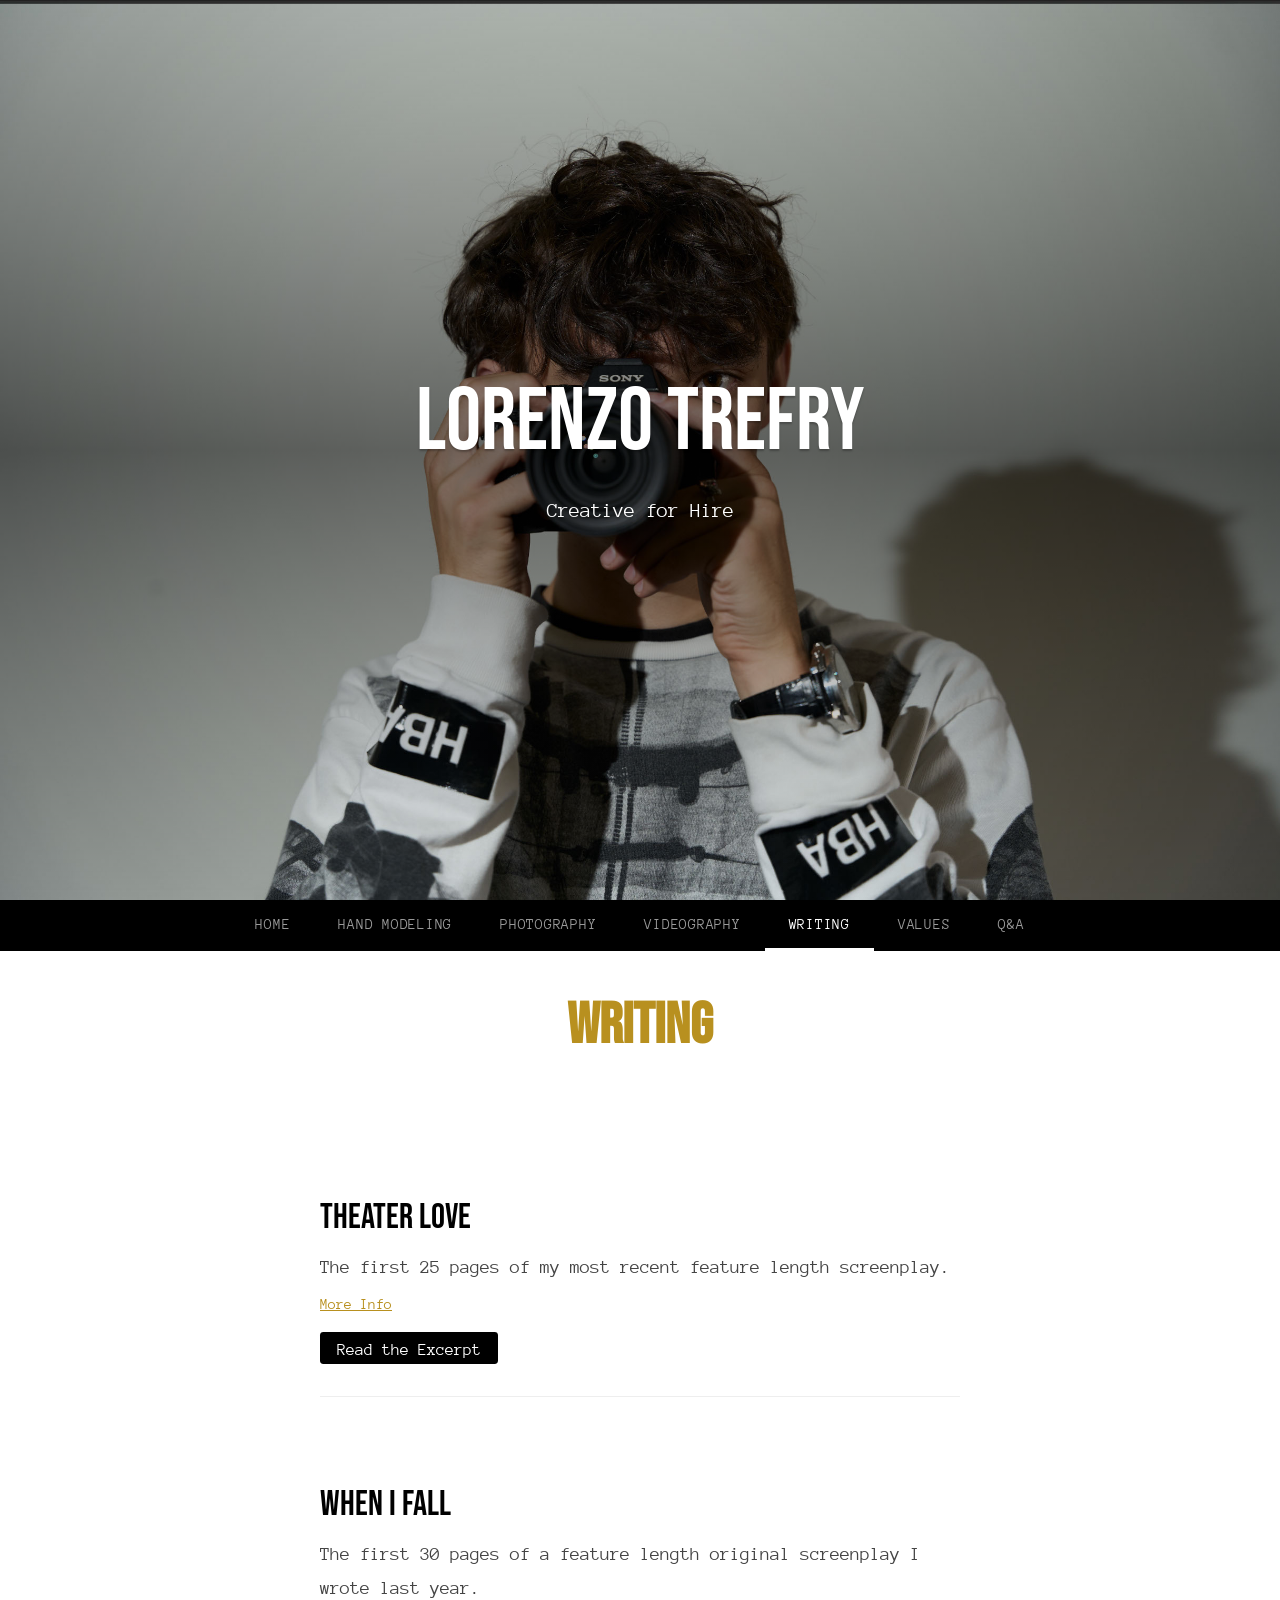
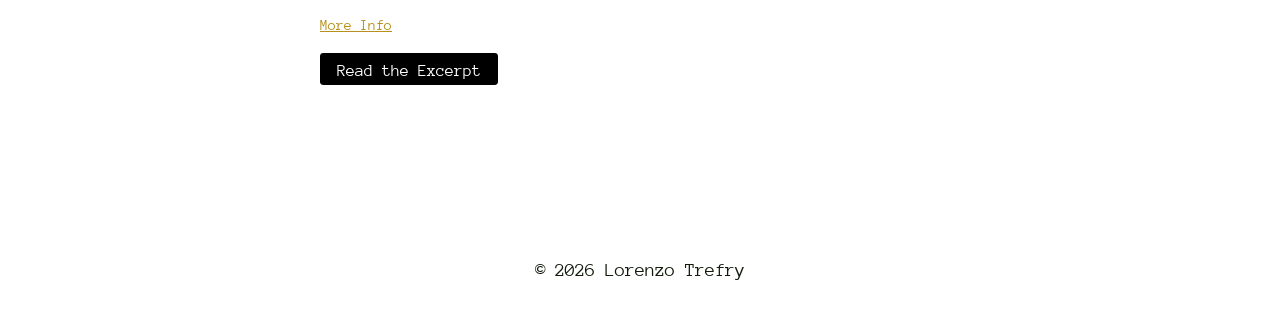
<file: writing.html>
<!DOCTYPE html>
<html lang="en">
<head>
<meta charset="UTF-8">
<meta name="viewport" content="width=device-width, initial-scale=1">
<title>Lorenzo Trefry | Writing</title>
<link rel="preconnect" href="https://fonts.googleapis.com">
<link rel="preconnect" href="https://fonts.gstatic.com" crossorigin>
<link href="https://fonts.googleapis.com/css2?family=Bebas+Neue&family=Anonymous+Pro:wght@400;700&display=swap" rel="stylesheet">
<link rel="stylesheet" href="style.css">
<style>body { visibility: hidden; }</style>
<noscript><style>body { visibility: visible; }</style></noscript>
</head>
<body>

  <!-- Hero -->
  <header class="title-section">
    <img class="title-bg" src="hero-bg.jpg" alt="">
    <div class="title-header">
      <h1 class="title">Lorenzo Trefry</h1>
      <p class="subtitle">Creative for Hire</p>
    </div>
  </header>

  <nav class="site-nav">
    <a href="index.html">Home</a>
    <a href="hand-modeling.html">Hand Modeling</a>
    <a href="photography.html">Photography</a>
    <a href="videography.html">Videography</a>
    <a href="writing.html" class="active">Writing</a>
    <a href="values.html">Values</a>
    <a href="qa.html">Q&amp;A</a>
  </nav>

  <script>
    (function () {
      function scrollAndReveal() {
        window.scrollTo(0, document.querySelector('.site-nav').offsetTop);
        document.body.style.visibility = 'visible';
      }
      var settled = Promise.all([
        new Promise(function (resolve) { window.addEventListener('load', resolve); }),
        document.fonts ? document.fonts.ready : Promise.resolve(),
      ]);
      var done = false;
      function once() {
        if (done) return;
        done = true;
        scrollAndReveal();
      }
      settled.then(once);
      setTimeout(once, 1500);
    })();
  </script>


  <main>
    <section class="single-column">
      <div class="content-container text-center">
        <h2 class="page-title">Writing</h2>
      </div>
    </section>

    <section class="writing-list">
      <div class="content-container">
        <div class="writing-item">
          <h3>Theater Love</h3>
          <p>The first 25 pages of my most recent feature length screenplay.</p>
          <details class="writing-more">
            <summary>More Info</summary>
            <p>A 2000s love story where a famous actor reconnects with his childhood love in the midst of Hollywood chaos.</p>
          </details>
          <a class="link-button" href="theater-love-excerpt.pdf" target="_blank" rel="noopener">Read the Excerpt</a>
        </div>

        <div class="writing-item">
          <h3>When I Fall</h3>
          <p>The first 30 pages of a feature length original screenplay I wrote last year.</p>
          <details class="writing-more">
            <summary>More Info</summary>
            <p>A young man lives alone in the wake of an apocalypse caused by alien crystals, until a father and daughter end up stranded in his abandoned town.</p>
          </details>
          <a class="link-button" href="when-i-fall.pdf" target="_blank" rel="noopener">Read the Excerpt</a>
        </div>
      </div>
    </section>
  </main>

  <footer>
    <p>&copy; <span id="year"></span> Lorenzo Trefry</p>
  </footer>

  <script>
    document.getElementById('year').textContent = new Date().getFullYear();
  </script>
</body>
</html>
</file>
<file: style.css>
/* ---------------------------------------------------------
   Lorenzo Trefry Portfolio
   Fonts: Bebas Neue (display) + Anonymous Pro (body)
--------------------------------------------------------- */

:root {
  --dark: #484848;
  --text-dark: #111a0b;
  --link-blue: #529fc6;
  --link-blue-hover: #013854;
}

* { box-sizing: border-box; }

html, body {
  margin: 0;
  padding: 0;
  background: #fff;
  color: var(--text-dark);
}

body {
  font-family: 'Anonymous Pro', monospace;
}

img { max-width: 100%; display: block; }

/* ---------- Hero ---------- */

.title-section {
  position: relative;
  min-height: 100vh;
  background-color: var(--dark);
  display: flex;
  align-items: center;
  justify-content: center;
  text-align: center;
  padding: 64px 5%;
  overflow: hidden;
}

.title-bg {
  position: absolute;
  inset: 0;
  z-index: 0;
  width: 100%;
  height: 100%;
  object-fit: cover;
  object-position: 50% 50%;
}

.title-section::before {
  content: "";
  position: absolute;
  inset: 0;
  z-index: 1;
  background: linear-gradient(0deg,
    rgba(0,0,0,0) 0%,
    rgba(0,0,0,0.25) 25%,
    rgba(0,0,0,0.50) 50%,
    rgba(0,0,0,0.25) 75%,
    rgba(0,0,0,0) 100%);
}

.title-header {
  position: relative;
  z-index: 2;
  max-width: 700px;
}

.title {
  margin: 0;
  color: #fff;
  font-family: 'Bebas Neue', sans-serif;
  font-size: 88px;
  font-weight: normal;
  line-height: 1.2;
  text-shadow: 0 2px 2px rgba(0,0,0,0.25);
}

.subtitle {
  margin-top: 1rem;
  color: #fff;
  font-family: 'Anonymous Pro', monospace;
  font-size: 21px;
  font-weight: 300;
  line-height: 1.8;
  text-shadow: 0 2px 2px rgba(0,0,0,0.25);
}

@media (max-width: 767px) {
  .title-section { padding: 32px 5%; }
  .title { font-size: 47px; }
  .subtitle { font-size: 17px; }
}

/* ---------- Site nav ---------- */

.site-nav {
  display: flex;
  flex-wrap: wrap;
  justify-content: center;
  background: #000;
}

nav.site-nav a {
  padding: 16px 24px;
  font-family: 'Anonymous Pro', monospace;
  font-size: 15px;
  letter-spacing: 0.05em;
  text-transform: uppercase;
  color: #999;
  text-decoration: none;
  border-bottom: 3px solid transparent;
  transition: color .15s ease, border-color .15s ease;
}

nav.site-nav a:hover {
  color: #fff;
}

nav.site-nav a.active {
  color: #fff;
  border-bottom-color: #fff;
}

@media (max-width: 767px) {
  nav.site-nav a { padding: 12px 14px; font-size: 13px; }
}

/* ---------- Placeholder pages ---------- */

.placeholder-section {
  display: flex;
  align-items: center;
  justify-content: center;
  min-height: 45vh;
  text-align: center;
}

.placeholder-section p {
  margin-top: 0.75em;
  color: #888;
}

/* ---------- Writing list ---------- */

.writing-list {
  padding: 2.5rem 0 4rem;
}

.writing-list .content-container {
  max-width: 640px;
}

.writing-item {
  padding: 2rem 0;
  border-bottom: 1px solid #eee;
}

.writing-item:first-child {
  padding-top: 0;
}

.writing-item:first-child h3 {
  margin-top: 0;
}

.writing-item:last-child {
  border-bottom: none;
}

.writing-item p {
  margin-top: 0.5em;
  color: #444;
}

.writing-item .link-button {
  margin-top: 1.25rem;
}

.writing-more {
  margin-top: 0.75rem;
}

.writing-more summary {
  cursor: pointer;
  font-family: 'Anonymous Pro', monospace;
  font-size: 15px;
  color: #b8901f;
  text-decoration: underline;
  list-style: none;
}

.writing-more summary::-webkit-details-marker {
  display: none;
}

.writing-more summary:hover {
  color: #8a6c17;
}

.writing-more[open] summary {
  margin-bottom: 0.5rem;
}

.writing-more p {
  margin-top: 0;
  color: #444;
}

/* ---------- Values tabs ---------- */

.values-section {
  padding: 1rem 0 4rem;
}

.values-section .content-container {
  max-width: 720px;
}

.values-tabs {
  display: flex;
  flex-wrap: wrap;
  justify-content: center;
  gap: 0.5rem 1.5rem;
  border-bottom: 1px solid #eee;
  padding-bottom: 1.5rem;
}

.values-tab {
  background: none;
  border: none;
  padding: 0.4rem 0;
  border-bottom: 2px solid transparent;
  font-family: 'Anonymous Pro', monospace;
  font-size: 15px;
  letter-spacing: 0.03em;
  text-transform: uppercase;
  color: #999;
  cursor: pointer;
  transition: color .15s ease, border-color .15s ease;
}

.values-tab:hover {
  color: #000;
}

.values-tab.active {
  color: #000;
  border-bottom-color: #000;
}

.values-caption {
  margin-top: 1.5rem;
  text-align: center;
  color: #666;
  font-size: 16px;
}

.values-panels {
  margin-top: 2rem;
}

.values-panel {
  display: none;
}

.values-panel.active {
  display: block;
}

/* ---------- Q&A form ---------- */

.qa-section {
  padding: 4rem 0;
  min-height: 60vh;
}

.text-center h3 {
  text-align: center;
}

/* ---------- Public FAQ list ---------- */

.faq-list {
  max-width: 640px;
  margin: 2.5rem auto 0;
}

.faq-empty {
  text-align: center;
  color: #888;
}

.faq-item {
  padding: 1.25rem 0;
  border-bottom: 1px solid #eee;
}

.faq-item:first-child {
  border-top: 1px solid #eee;
}

.faq-question {
  font-family: 'Anonymous Pro', monospace;
  font-weight: 700;
  color: var(--text-dark);
}

.faq-answer {
  margin-top: 0.5em;
  color: #444;
}

/* ---------- Ask a question ---------- */

.qa-ask {
  max-width: 640px;
  margin: 3.5rem auto 0;
  padding-top: 2.5rem;
  border-top: 1px solid #eee;
}

.qa-ask p {
  margin-top: 0.5em;
  color: #666;
}

.qa-form {
  margin: 2rem auto 0;
  max-width: 480px;
  text-align: left;
  display: flex;
  flex-direction: column;
  gap: 0.5rem;
}

.qa-honeypot {
  display: none;
}

.qa-form label {
  font-family: 'Anonymous Pro', monospace;
  font-size: 14px;
  color: #666;
  margin-top: 1rem;
}

.qa-optional {
  color: #999;
}

.qa-form input[type="text"],
.qa-form textarea {
  font-family: 'Anonymous Pro', monospace;
  font-size: 16px;
  color: var(--text-dark);
  border: 1px solid #ccc;
  border-radius: 4px;
  padding: 10px 12px;
  resize: vertical;
}

.qa-form input[type="text"]:focus,
.qa-form textarea:focus {
  outline: none;
  border-color: #000;
}

.qa-disclosure {
  margin-top: 0.75rem;
  font-size: 13px;
  color: #888;
}

.qa-submit {
  align-self: center;
  margin-top: 1.5rem;
  border: none;
  cursor: pointer;
  font-size: 17px;
}

.qa-submit:disabled {
  opacity: 0.6;
  cursor: default;
}

.qa-status {
  margin-top: 1rem;
  min-height: 1.2em;
  text-align: center;
  font-size: 15px;
}

.qa-status.success {
  color: #1a7a3c;
}

.qa-status.error {
  color: #b3261e;
}

/* ---------- Shared content container ---------- */

.content-container {
  max-width: 60%;
  margin: 0 auto;
  padding-top: 2.5rem;
  padding-bottom: 2.5rem;
}

.single-column .content-container,
.photo-grid-section .content-container {
  max-width: 60%;
}

.text-center {
  text-align: center;
}

.text-center h2 {
  text-align: center;
}


h2 {
  font-family: 'Bebas Neue', sans-serif;
  font-size: 48px;
  font-weight: normal;
  line-height: 1.2;
  color: #000;
  margin: 0 0 0.25em;
  text-align: left;
}

h2.page-title {
  color: #b8901f;
  font-weight: bold;
  font-size: 58px;
}

h3 {
  font-family: 'Bebas Neue', sans-serif;
  font-size: 35px;
  font-weight: normal;
  line-height: 1.3;
  color: #000;
  margin: 1.5em 0 0.25em;
  text-align: left;
}

.content-container > h3:first-child {
  margin-top: 0;
}

p {
  font-family: 'Anonymous Pro', monospace;
  font-size: 19px;
  line-height: 1.8;
  color: var(--text-dark);
  margin: 0;
}

@media (max-width: 767px) {
  .content-container,
  .single-column .content-container,
  .photo-grid-section .content-container,
  .single-column.full-image .content-container,
  .writing-list .content-container,
  .values-section .content-container,
  .content-container.wide {
    max-width: calc(100% - 48px);
  }
  h2 { font-size: 30px; }
  h2.page-title { font-size: 35px; }
  h3 { font-size: 26px; }
  p { font-size: 17px; }
}

/* ---------- Photo grid ---------- */

.photo-grid-section {
  padding-bottom: 2.5rem;
}

.photo-grid-section .content-container {
  padding-top: 0;
}

.photo-grid {
  margin: 0;
  padding: 0;
}

.photo-group {
  display: flex;
  align-items: center;
  justify-content: center;
  flex-wrap: wrap;
  gap: 12px;
  height: 320px;
  margin-bottom: 12px;
}

.photo-group-small {
  height: 190px;
}

.photo-tile {
  height: 100%;
}

.photo-tile img {
  height: 100%;
  width: auto;
  max-width: 100%;
}

.photo-grid-section--stack .photo-group {
  height: auto;
  flex-direction: column;
}

.photo-grid-section--stack .photo-tile {
  height: auto;
  width: 100%;
  max-width: 480px;
}

.photo-grid-section--stack .photo-tile img {
  height: auto;
  width: 100%;
}

@media (max-width: 767px) {
  .photo-group { height: 200px; }
  .photo-group-small { height: 120px; }

  .photo-group-mobile-stack {
    height: auto;
    flex-direction: column;
  }
  .photo-group-mobile-stack .photo-tile {
    height: auto;
    width: 100%;
  }
  .photo-group-mobile-stack .photo-tile img {
    height: auto;
    width: auto;
    max-width: 100%;
    margin: 0 auto;
  }
}

.photo-row {
  display: flex;
  align-items: center;
  justify-content: center;
  flex-wrap: wrap;
  gap: 10px;
  height: 110px;
}

.photo-row .photo-tile img {
  height: 100%;
  width: auto;
  max-width: 100%;
}

.content-container.wide {
  max-width: 1100px;
}

/* ---------- Video grid ---------- */

.video-grid-section {
  padding-bottom: 2.5rem;
}

.video-grid {
  display: flex;
  flex-wrap: wrap;
  justify-content: center;
  gap: 16px;
}

.video-tile {
  position: relative;
  display: block;
  width: 190px;
  aspect-ratio: 3 / 4;
  background: #111;
  border-radius: 6px;
  overflow: hidden;
}

.video-tile img {
  width: 100%;
  height: 100%;
  object-fit: contain;
  display: block;
}

.video-tile:hover {
  opacity: 0.85;
}

.video-tile .play-icon {
  position: absolute;
  top: 50%;
  left: 50%;
  width: 54px;
  height: 54px;
  transform: translate(-50%, -50%);
  border-radius: 50%;
  background: rgba(255, 255, 255, 0.15);
}

.video-tile .play-icon::after {
  content: "";
  position: absolute;
  top: 50%;
  left: 54%;
  transform: translate(-50%, -50%);
  border-style: solid;
  border-width: 11px 0 11px 18px;
  border-color: transparent transparent transparent #b8901f;
}

@media (max-width: 767px) {
  .video-tile { width: 42%; }
}

@media (max-width: 767px) {
  .photo-row { height: 75px; }
}

figcaption {
  margin-top: 0.5em;
  font-family: 'Anonymous Pro', monospace;
  font-size: 15px;
  line-height: 1.9;
  text-align: center;
  color: var(--text-dark);
}

/* ---------- Home highlights ---------- */

.home-highlights {
  display: flex;
  flex-wrap: wrap;
  align-items: flex-start;
  justify-content: center;
  gap: 60px;
  max-width: 900px;
  margin: 0 auto;
  padding: 4rem 6% 3rem;
}

.home-highlight {
  display: flex;
  flex-direction: column;
  align-items: center;
  text-align: center;
  flex: 1 1 320px;
  max-width: 400px;
}

.home-highlight-photo {
  position: relative;
  display: block;
  width: 100%;
  aspect-ratio: 3 / 2;
  overflow: hidden;
  text-decoration: none;
}

.home-highlight-photo img {
  width: 100%;
  height: 100%;
  object-fit: cover;
  object-position: center;
  transition: transform .15s ease;
}

.home-highlight-photo:hover img {
  transform: scale(1.03);
}

.home-highlight-title {
  display: block;
  margin-top: 1rem;
  font-family: 'Bebas Neue', sans-serif;
  font-size: 35px;
  line-height: 1.3;
  text-align: center;
  color: #b8901f;
}

.home-highlight .link-button {
  margin-top: 0.5rem;
}

@media (max-width: 767px) {
  .home-highlights { padding: 2.5rem 5% 1.5rem; gap: 3.5rem; }
  .home-highlight-title { font-size: 26px; }
}

.home-cards {
  display: flex;
  flex-wrap: wrap;
  justify-content: center;
  gap: 60px;
  max-width: 900px;
  margin: 0 auto;
  padding: 2.5rem 6% 3.5rem;
}

.home-card {
  flex: 1 1 320px;
  max-width: 400px;
  text-align: center;
}

.home-card h3 {
  text-align: center;
  margin-top: 0;
  color: #b8901f;
}

.home-card p {
  color: #444;
}

.home-card .link-button {
  margin-top: 0.5rem;
}

@media (max-width: 767px) {
  .home-cards { padding: 1.5rem 5% 2.5rem; gap: 3.5rem; }
}

/* ---------- Split (image + text) sections ---------- */

.split-section {
  display: flex;
  flex-wrap: wrap;
  align-items: center;
  justify-content: center;
  gap: 40px;
  max-width: 1200px;
  margin: 3rem auto;
  padding: 0 6%;
}

.split-section.image-on-right {
  flex-direction: row-reverse;
}

.split-image {
  flex: 0 1 auto;
  min-width: 0;
  height: 480px;
  background: transparent;
  display: flex;
  align-items: center;
  justify-content: center;
  overflow: hidden;
}

.split-image img {
  height: 100%;
  width: auto;
  max-width: 100%;
}

.split-image.two-up {
  flex: 0 1 auto;
  min-width: 0;
  height: 190px;
  max-height: none;
  background: transparent;
  overflow: visible;
  gap: 12px;
}

.split-image.two-up img {
  flex: 0 0 auto;
  height: 100%;
  width: auto;
  max-width: none;
}

.split-section .content-container {
  flex: 1 1 40%;
  max-width: 460px;
  padding: 2.5rem;
  margin: 0 auto;
}

.split-section.compact {
  gap: 8px;
  padding: 0 5%;
}

.split-section.compact .content-container {
  flex: 0 1 300px;
  max-width: 300px;
  padding: 1.5rem 0.5rem;
}

@media (max-width: 767px) {
  .split-section,
  .split-section.image-on-right {
    flex-direction: column;
  }
  .split-image { height: 320px; width: 100%; }
  .split-image.two-up {
    flex-direction: column;
    height: auto;
    width: 100%;
    max-width: 100%;
    justify-content: center;
  }
  .split-image.two-up img {
    height: auto;
    width: auto;
    max-width: 100%;
    margin: 0 auto;
  }
  .split-section .content-container {
    max-width: 90%;
  }
}

/* ---------- Buttons & links ---------- */

.link-button {
  display: inline-block;
  margin-top: 1.5rem;
  padding: 9px 17px 5px;
  border-radius: 0.2em;
  background: #000;
  color: #fff;
  font-family: 'Anonymous Pro', monospace;
  font-size: 17px;
  text-decoration: none;
  text-align: center;
  transition: color .15s linear, background-color .15s ease-in-out;
}

.link-button:hover {
  background: #262626;
}

a:not(.link-button) {
  color: var(--link-blue);
  text-decoration: underline;
  transition: color .15s linear;
}

a:not(.link-button):hover {
  color: var(--link-blue-hover);
}

/* ---------- Social links ---------- */

.social-links {
  display: flex;
  flex-wrap: wrap;
  gap: 1.25rem;
  margin-top: 0.75rem;
}

.social-links a {
  font-family: 'Anonymous Pro', monospace;
  font-size: 14px;
  color: #b8901f;
  text-decoration: none;
}

.social-links a:hover {
  color: #8a6c17;
  text-decoration: underline;
}

.scroll-spacer {
  height: 15vh;
}

/* ---------- Footer ---------- */

footer {
  text-align: center;
  padding: 2rem 5%;
  font-family: 'Anonymous Pro', monospace;
  font-size: 14px;
  color: #666;
}
</file>
